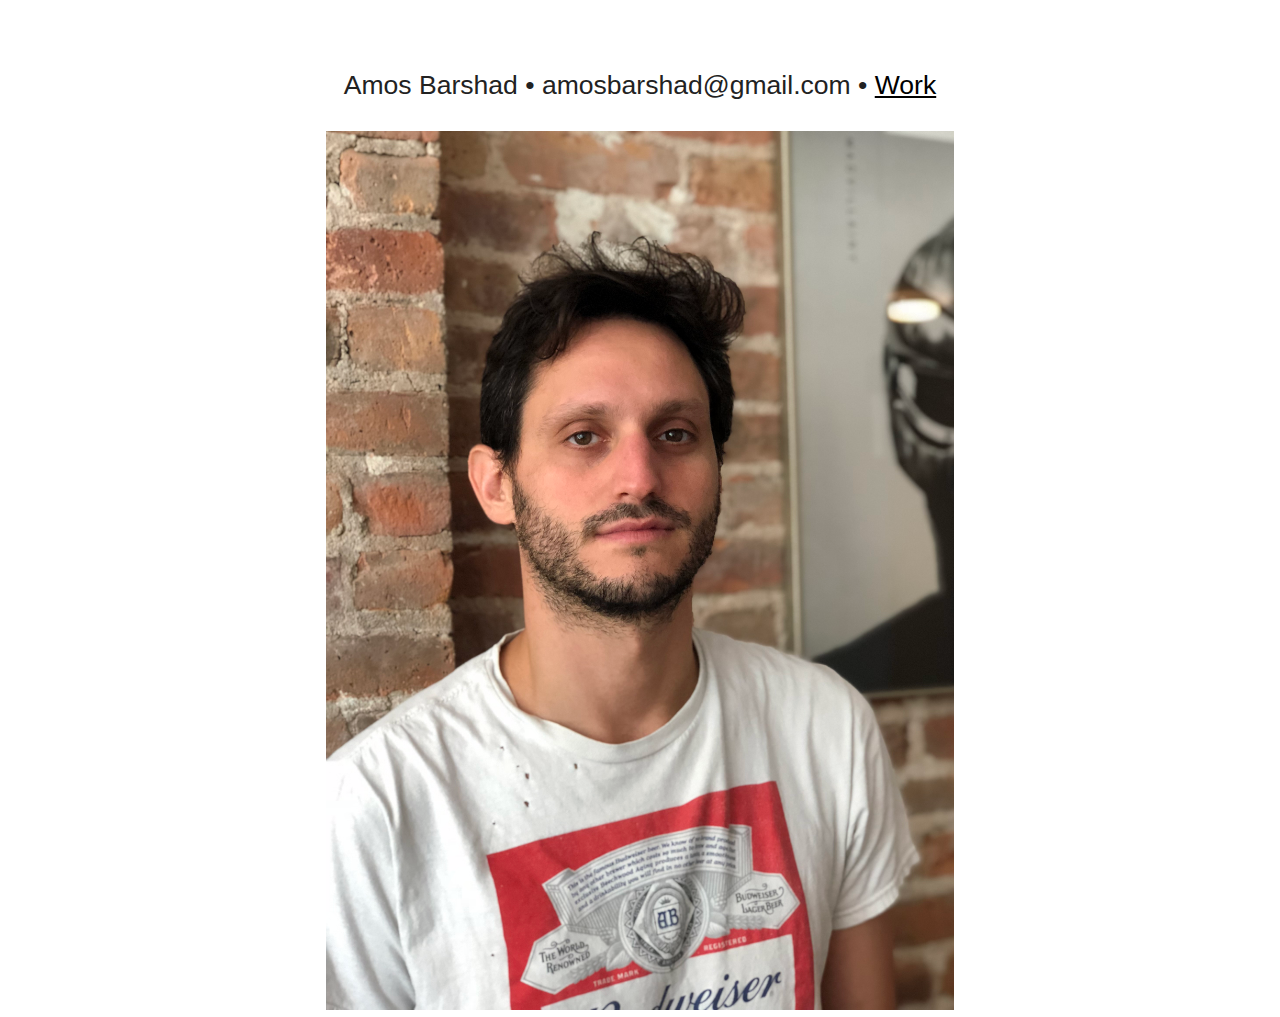
<file: index.html>
<!DOCTYPE html>
<html lang="en">
<head>

  <!-- Basic Page Needs
  –––––––––––––––––––––––––––––––––––––––––––––––––– -->
  <meta charset="utf-8">
  <link href="https://cloud.githubusercontent.com/assets/11153972/12405142/3adf8b64-be0f-11e5-916d-ccfa635c7f05.png" rel="shortcut icon" type="image/x-icon">
  <title>Amos Barshad</title>
  <meta name="description" content="">
  <meta name="author" content="">

  <!-- Mobile Specific Metas
  –––––––––––––––––––––––––––––––––––––––––––––––––– -->
  <meta name="viewport" content="width=device-width, initial-scale=1">

  <!-- FONT
  –––––––––––––––––––––––––––––––––––––––––––––––––– -->
  <link href="//fonts.googleapis.com/css?family=Raleway:400,300,600" rel="stylesheet" type="text/css">

    <!-- CSS
  –––––––––––––––––––––––––––––––––––––––––––––––––– -->
  <link rel="stylesheet" href="css/amos.css">
  <link rel="stylesheet" href="css/normalize.css">
  <link rel="stylesheet" href="css/skeleton.css">
</head>
<body>
  <!-- Primary Page Layout
  –––––––––––––––––––––––––––––––––––––––––––––––––– -->
  <div class="container box" style='margin-top: 2%;'>
    <div class="row">
      <div class="twelve columns" style="margin-top: 2%">
        <!-- <h1 class='amos'>Amos Barshad</h1> -->
      </div>
    </div>
    <div class="row">
      <div class="two columns" style="margin-top: 1%; margin-bottom: 3%;"></div>
      <div class="eight columns" style="margin-top: 2%;">
        <div class="twelve columns">
          <p class='name'>Amos Barshad
            <span> • </span>
            <span>amosbarshad@gmail.com</span>
            <span> • </span>
          <a class='about' href='work.html'>Work</a>
          </p>
      </div>
        <a href='work.html'>
          <img class='bro' src="images/amos-new.png">
        </a>
      </div>
      <div class="two columns" style="margin-bottom: 3%;"></div>
      
    </div>
  </div>
<!-- End Document
  –––––––––––––––––––––––––––––––––––––––––––––––––– -->
</body>
</html>
</file>
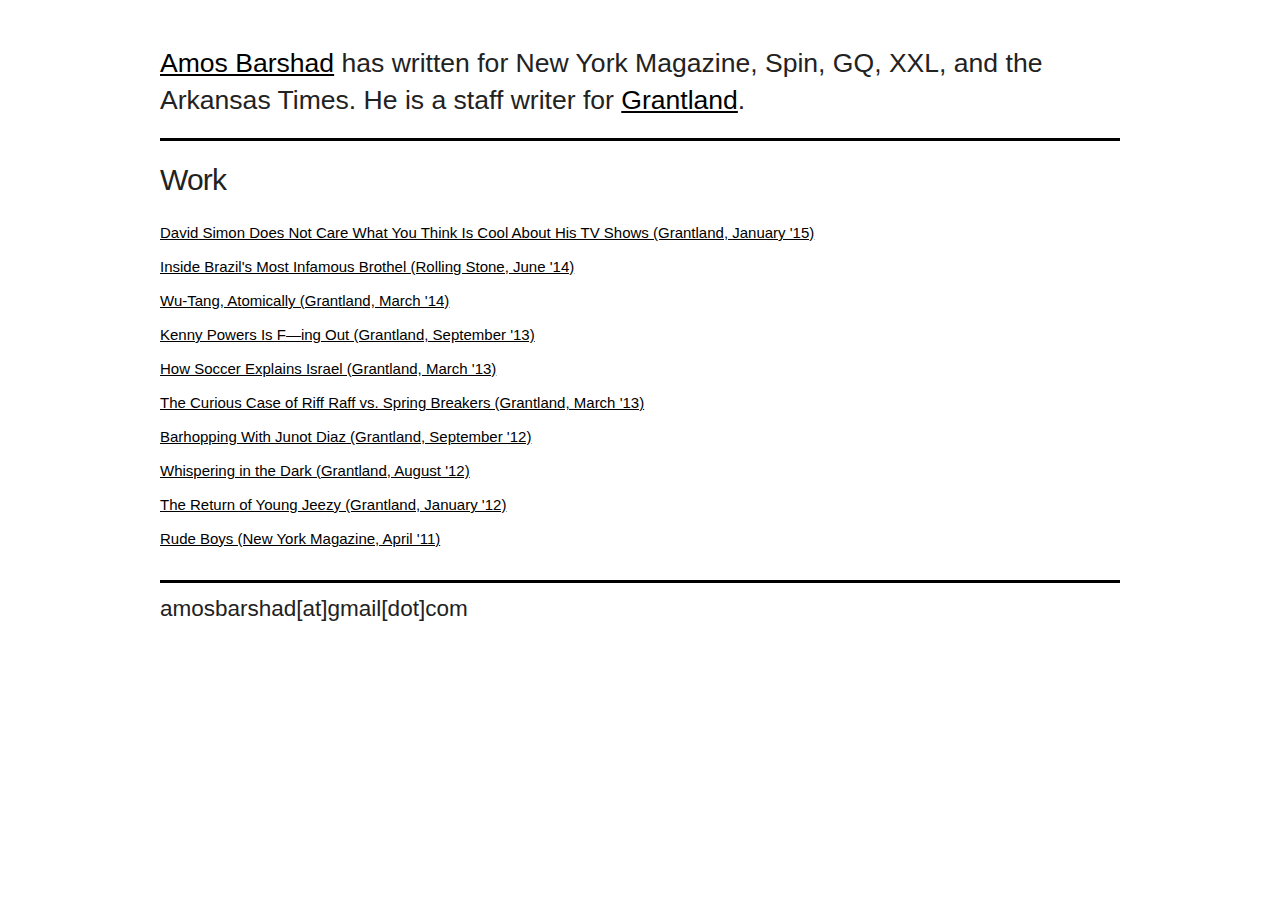
<file: articles.html>
<!DOCTYPE html>
<html lang="en">
<head>

  <!-- Basic Page Needs
  –––––––––––––––––––––––––––––––––––––––––––––––––– -->
  <meta charset="utf-8">
  <meta name="description" content="">
  <meta name="author" content="">

  <!-- Mobile Specific Metas
  –––––––––––––––––––––––––––––––––––––––––––––––––– -->
  <meta name="viewport" content="width=device-width, initial-scale=1">

  <!-- CSS
  –––––––––––––––––––––––––––––––––––––––––––––––––– -->
  <link rel="stylesheet" href="css/amos.css">
  <link rel="stylesheet" href="css/normalize.css">
  <link rel="stylesheet" href="css/skeleton.css">

</head>
<body>

  <!-- Primary Page Layout
  –––––––––––––––––––––––––––––––––––––––––––––––––– -->
  <div class="container" style='margin-top: 2%;'>
    <div class="row">
      <div class="twelve columns border" style="margin-top: 2%">
        <p class='about'><a class='amos' href="index.html">Amos Barshad</a> has written for New York Magazine, Spin, GQ, XXL, and the Arkansas Times. He is a staff writer for <a class='amos' href='http://grantland.com/contributors/amos-barshad/' target='_blank'>Grantland</a>.</p>
      </div>
      <div class="row">
      <div class="twelve columns" style="margin-top: 2%">
        <h4 class='about'>Work</h4>
      </div>
    </div>
    <div class='row'>
      <div class='twelve columns'
        <ul>
          <li>
              <a class="amos" href="http://grantland.com/features/david-simon-show-me-a-hero-hbo-the-wire-treme/" target="_blank">David Simon Does Not Care What You Think Is Cool About His TV Shows (Grantland, January '15)</a>
            </li>
            <li>
              <a class="amos" href="http://www.rollingstone.com/culture/news/the-world-cup-of-dirty-dreams-inside-brazils-most-infamous-brothel-20140626">Inside Brazil's Most Infamous Brothel (Rolling Stone, June '14)</a>
            </li>
           <li>
              <a class="amos" href="http://grantland.com/features/wu-tang-clan-20th-anniversary-reunion-rza-gza-ghostface/" target="_blank">Wu-Tang, Atomically (Grantland, March '14)</a>
            </li>
            <li>
              <a class="amos" href="http://grantland.com/features/on-set-kenny-powers-final-season-eastbound-down/" target="_blank">Kenny Powers Is F—ing Out (Grantland, September '13)</a>
            </li>
            <li>
              <a class="amos" href="http://grantland.com/features/jerusalem-fc-beitar-signed-two-muslim-players-russia-february-stirred-national-controversy/" target="_blank">How Soccer Explains Israel (Grantland, March '13)</a>
            </li>
            <li>
              <a class="amos" href="http://grantland.com/features/harmony-korine-riff-raff-james-franco-making-spring-breakers/" target="_blank">The Curious Case of Riff Raff vs. Spring Breakers (Grantland, March '13)</a>
            </li>
            <li>
              <a class="amos" href="http://grantland.com/features/barhopping-pulitzer-prize-winner-junot-diaz/" target="_blank">Barhopping With Junot Diaz (Grantland, September '12)</a>
            </li>
            <li>
              <a class="amos" href="http://grantland.com/features/barhopping-pulitzer-prize-winner-junot-diaz/" target="_blank">Whispering in the Dark (Grantland, August '12)</a>
            </li>
            <li>
              <a class="amos" href="http://grantland.com/features/barhopping-pulitzer-prize-winner-junot-diaz/" target="_blank">The Return of Young Jeezy (Grantland, January '12)</a>
            </li>
            <li>
              <a class="amos" href="http://nymag.com/arts/popmusic/features/beastie-boys-2011-5/" target="_blank">Rude Boys (New York Magazine, April '11)</a>
            </li>
        </ul>
      </div>
    </div>
    <div class='row'>
      <div class="twelve columns bordertop" style="margin-top: 2%">
        <p class='email'>amosbarshad[at]gmail[dot]com</p>
      </div>
    </div>
  </div>

<!-- End Document
  –––––––––––––––––––––––––––––––––––––––––––––––––– -->
</body>
</html>
</file>
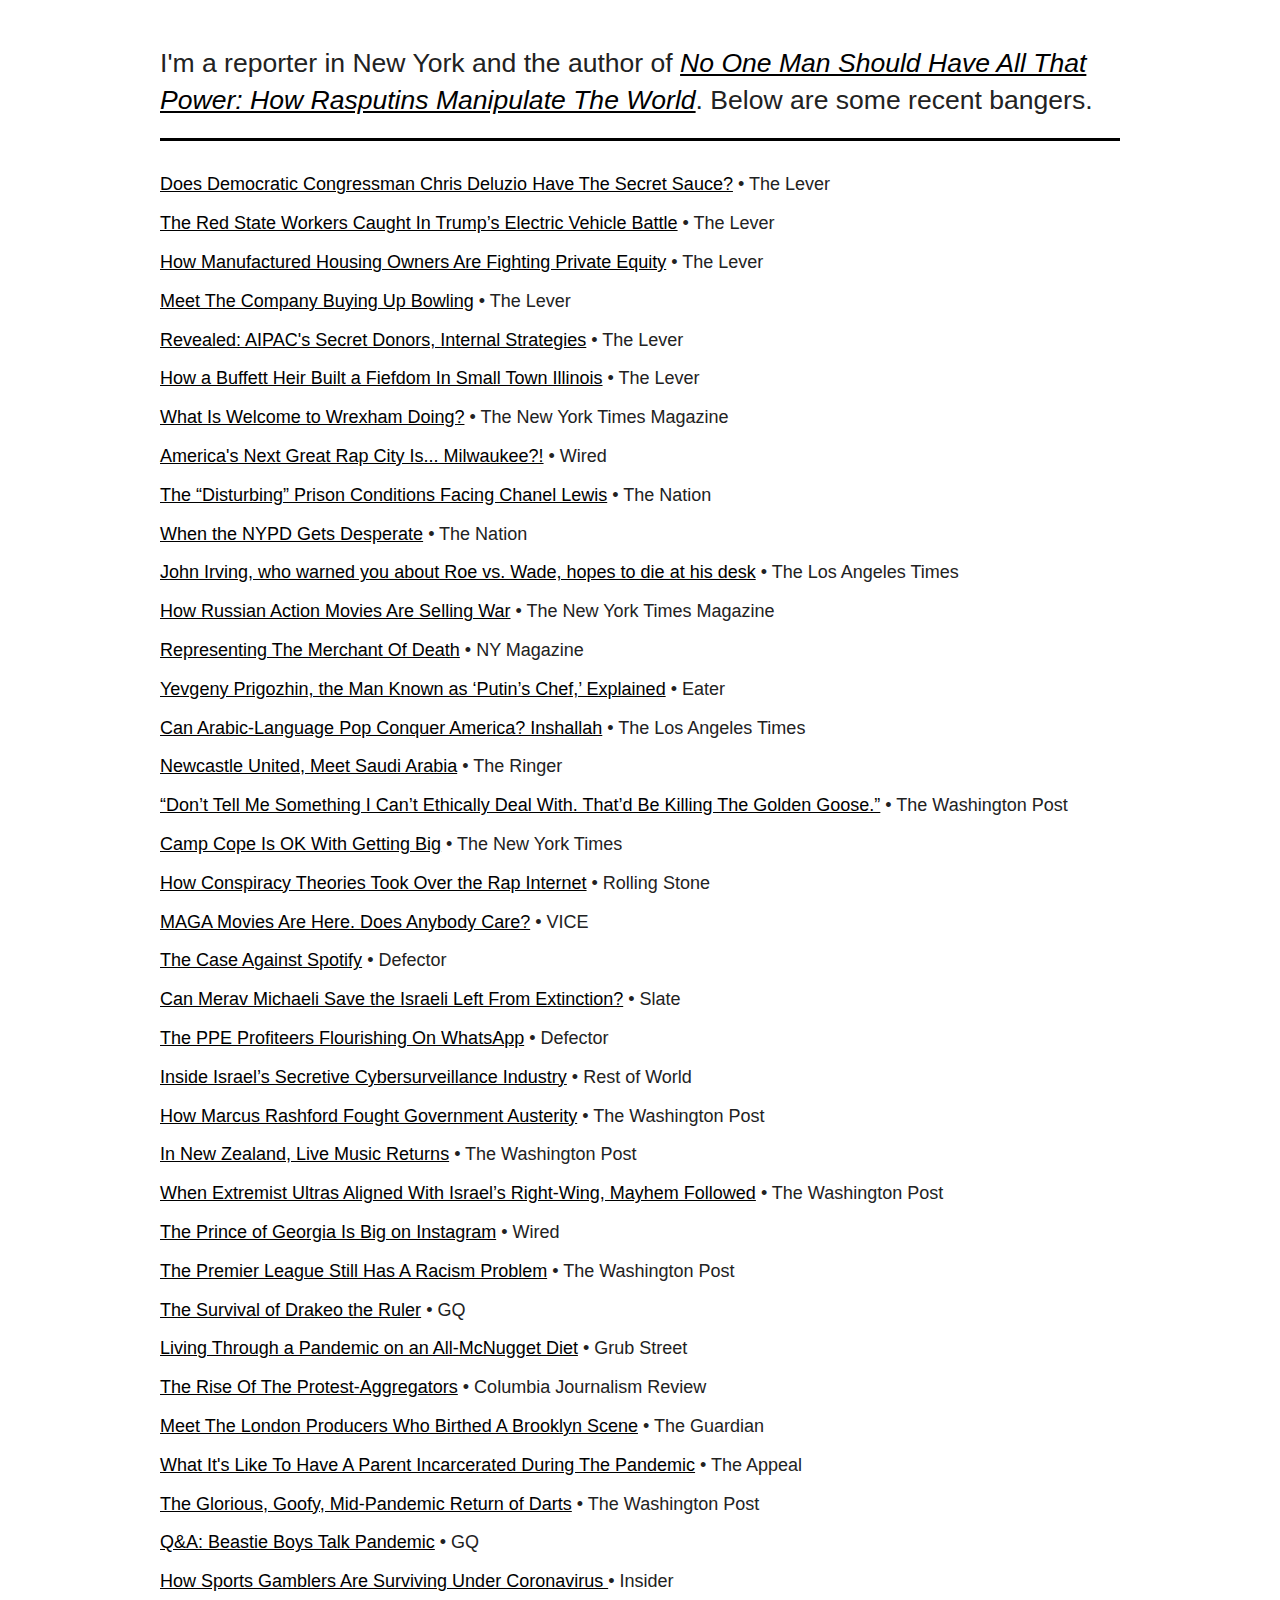
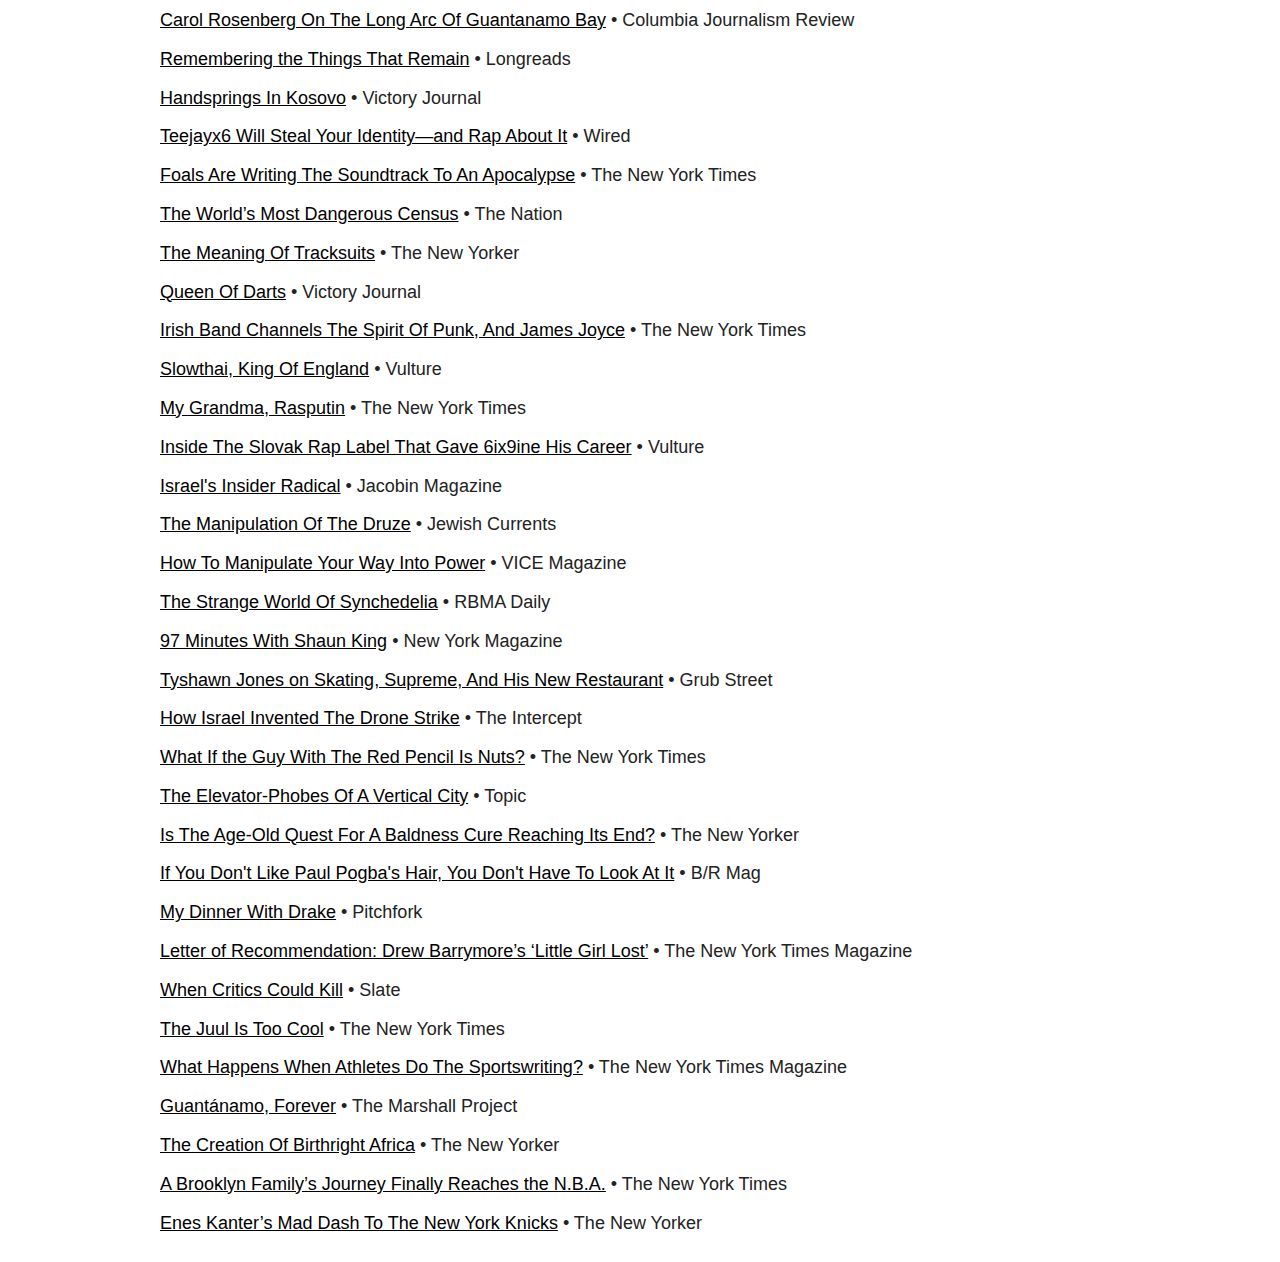
<file: work.html>
<!DOCTYPE html>
<html lang="en">
<head>

  <!-- Basic Page Needs
  –––––––––––––––––––––––––––––––––––––––––––––––––– -->
  <meta charset="utf-8">
  <meta name="description" content="">
  <meta name="author" content="">

  <!-- Mobile Specific Metas
  –––––––––––––––––––––––––––––––––––––––––––––––––– -->
  <meta name="viewport" content="width=device-width, initial-scale=1">

  <!-- CSS
  –––––––––––––––––––––––––––––––––––––––––––––––––– -->
  <link rel="stylesheet" href="css/amos.css">
  <link rel="stylesheet" href="css/normalize.css">
  <link rel="stylesheet" href="css/skeleton.css">

</head>
<body>

  <!-- Primary Page Layout
  –––––––––––––––––––––––––––––––––––––––––––––––––– -->
  <div class="container" style='margin-top: 2%;'>
    <div class="row">
      <div class="twelve columns border" style="margin-top: 2%">
        <p class='about'>I'm a reporter in New York and the author of <i><a href="https://www.indiebound.org/book/9781419735240" target="_blank">No One Man Should Have All That Power: How Rasputins Manipulate The World</a></i>. Below are some recent bangers.</p>
      </div>
    <div class='row'>
      <div class='twelve columns work' style="margin-top: 2%">
        <ul>
          <li>
            <p class="work"><a class="amos" href="https://www.levernews.com/the-democrat-who-defied-the-trump-wave/" target="_blank">Does Democratic Congressman Chris Deluzio Have The Secret Sauce?</a> • The Lever</p>
          </li>
          <li>
            <p class="work"><a class="amos" href="https://www.levernews.com/the-red-state-workers-caught-in-trumps-ev-battle/" target="_blank">The Red State Workers Caught In Trump’s Electric Vehicle Battle</a> • The Lever</p>
          </li>
         <li>
            <p class="work"><a class="amos" href="https://www.levernews.com/the-homeowners-rebellion/" target="_blank">How Manufactured Housing Owners Are Fighting Private Equity</a> • The Lever</p>
          </li>
          <li>
            <p class="work"><a class="amos" href="https://www.levernews.com/meet-the-new-kingpin/" target="_blank">Meet The Company Buying Up Bowling</a> • The Lever</p>
          </li>
         <li>
            <p class="work"><a class="amos" href="https://www.levernews.com/inside-the-israel-lobbys-new-90-million-war-chest/" target="_blank">Revealed: AIPAC's Secret Donors, Internal Strategies</a> • The Lever</p>
          </li>
         <li>
            <p class="work"><a class="amos" href="https://www.levernews.com/american-oligarchy/" target="_blank">How a Buffett Heir Built a Fiefdom In Small Town Illinois</a> • The Lever</p>
          </li>
           <li>
            <p class="work"><a class="amos" href="https://www.nytimes.com/2023/08/16/magazine/welcome-to-wrexham-soccer.html" target="_blank">What Is Welcome to Wrexham Doing?</a> • The New York Times Magazine</p>
          </li>
           <li>
            <p class="work"><a class="amos" href="https://www.wired.com/story/milwaukee-hip-hop-tiktok-youtube/" target="_blank">America's Next Great Rap City Is... Milwaukee?!</a> • Wired</p>
          </li>
           <li>
            <p class="work"><a class="amos" href="https://www.thenation.com/article/society/chanel-lewis-prison-conditions/" target="_blank">The “Disturbing” Prison Conditions Facing Chanel Lewis</a> • The Nation</p>
          </li>
          <li>
            <p class="work"><a class="amos" href="https://www.thenation.com/article/society/chanel-lewis-karina-vetrano-nypd/" target="_blank">When the NYPD Gets Desperate</a> • The Nation</p>
          </li>
           <li>
            <p class="work"><a class="amos" href="https://www.latimes.com/entertainment-arts/books/story/2022-10-17/john-irving-on-getting-covid-warning-us-about-roe-and-wanting-to-die-writing" target="_blank">John Irving, who warned you about Roe vs. Wade, hopes to die at his desk</a> • The Los Angeles Times</p>
          </li>
            <li>
            <p class="work"><a class="amos" href="https://www.nytimes.com/2022/10/12/magazine/russian-action-movies.html" target="_blank">How Russian Action Movies Are Selling War</a> • The New York Times Magazine</p>
          </li>
            <li>
            <p class="work"><a class="amos" href="https://nymag.com/intelligencer/2022/09/the-queens-lawyer-who-could-help-free-brittney-griner.html" target="_blank">Representing The Merchant Of Death</a> • NY Magazine</p>
          </li>
           <li>
            <p class="work"><a class="amos" href="https://www.eater.com/23309160/who-is-putins-chef-yevgeny-prigozhin-sanctions-concord-catering-wagner-group" target="_blank">Yevgeny Prigozhin, the Man Known as ‘Putin’s Chef,’ Explained</a> • Eater</p>
          </li>
           <li>
            <p class="work"><a class="amos" href="https://www.latimes.com/entertainment-arts/music/story/2022-07-25/elyanna-wassim-sal-slaiby-weeknd-arabic-language" target="_blank">Can Arabic-Language Pop Conquer America? Inshallah</a> • The Los Angeles Times</p>
          </li>
            <li>
            <p class="work"><a class="amos" href="https://www.theringer.com/soccer/2022/8/5/23290338/newcastle-united-saudi-takeover-premier-league" target="_blank">Newcastle United, Meet Saudi Arabia</a> • The Ringer</p>
          </li>
         <li>
            <p class="work"><a class="amos" href="https://www.washingtonpost.com/sports/2022/05/10/brittney-griner-russia-ummc-ekaterinburg/" target="_blank">“Don’t Tell Me Something I Can’t Ethically Deal With. That’d Be Killing The Golden Goose.”</a> • The Washington Post</p>
          </li>
           <li>
            <p class="work"><a class="amos" href="https://www.nytimes.com/2022/03/23/arts/music/camp-cope-running-with-the-hurricane.html" target="_blank">Camp Cope Is OK With Getting Big</a> • The New York Times</p>
          </li>
           <li>
            <p class="work"><a class="amos" href="https://www.rollingstone.com/music/music-features/rap-tik-tok-conspiracy-theories-1300081/" target="_blank">How Conspiracy Theories Took Over the Rap Internet</a> • Rolling Stone</p>
          </li>
           <li>
            <p class="work"><a class="amos" href="https://www.vice.com/en/article/akv4ye/the-daily-wire-maga-conservative-movies-are-here-does-anybody-care" target="_blank">MAGA Movies Are Here. Does Anybody Care?</a> • VICE</p>
          </li>
           <li>
            <p class="work"><a class="amos" href="https://defector.com/these-musicians-are-angry-organized-and-coming-for-spotify/" target="_blank">The Case Against Spotify</a> • Defector</p>
          </li>
          <li>
            <p class="work"><a class="amos" href="https://slate.com/news-and-politics/2021/06/merav-michaeli-israel-labor-party.html" target="_blank">Can Merav Michaeli Save the Israeli Left From Extinction?</a> • Slate</p>
          </li>
            <li>
           <li>
            <p class="work"><a class="amos" href="https://defector.com/inside-the-chaotic-quasi-legal-marketplace-for-personal-protective-equipment/" target="_blank">The PPE Profiteers Flourishing On WhatsApp</a> • Defector</p>
          </li>
            <li>
            <p class="work"><a class="amos" href="https://restofworld.org/2021/inside-israels-lucrative-and-secretive-cybersurveillance-talent-pipeline/" target="_blank">Inside Israel’s Secretive Cybersurveillance Industry</a> • Rest of World</p>
          </li>
           <li>
            <p class="work"><a class="amos" href="https://www.washingtonpost.com/sports/2020/11/30/marcus-rashford-uk-hunger/" target="_blank">How Marcus Rashford Fought Government Austerity</a> • The Washington Post</p>
          </li>
           <li>
            <p class="work"><a class="amos" href="https://www.washingtonpost.com/entertainment/music/new-zealand-live-music-concerts-the-beths/2020/10/20/c221ef2a-0f10-11eb-8074-0e943a91bf08_story.html" target="_blank">In New Zealand, Live Music Returns</a> • The Washington Post</p>
          </li>
         <li>
            <p class="work"><a class="amos" href="https://www.washingtonpost.com/sports/2020/10/06/la-familia-beita-jerusalem-israel-netenyahu-protests/" target="_blank">When Extremist Ultras Aligned With Israel’s Right-Wing, Mayhem Followed</a> • The Washington Post</p>
          </li>
         <li>
            <p class="work"><a class="amos" href="https://www.wired.com/story/bera-prince-georgia-instagram/" target="_blank">The Prince of Georgia Is Big on Instagram</a> • Wired</p>
          </li>
          <li>
            <p class="work"><a class="amos" href="https://www.washingtonpost.com/sports/2020/07/30/english-premier-league-racism/" target="_blank">The Premier League Still Has A Racism Problem</a> • The Washington Post</p>
          </li>
          <li>
            <p class="work"><a class="amos" href="https://www.gq.com/story/drakeo-the-ruler-thank-you-for-using-gtl" target="_blank">The Survival of Drakeo the Ruler</a> • GQ</p>
          </li>
          <li>
            <p class="work"><a class="amos" href="https://www.grubstreet.com/2020/07/karl-taro-greenfeld-on-eating-during-pandemics.html" target="_blank">Living Through a Pandemic on an All-McNugget Diet</a> • Grub Street</p>
          </li>
           <li>
            <p class="work"><a class="amos" href="https://www.cjr.org/analysis/instagram-black-lives-matter-protests.php" target="_blank">The Rise Of The Protest-Aggregators</a> • Columbia Journalism Review</p>
          </li>
           <li>
            <p class="work"><a class="amos" href="https://www.theguardian.com/music/2020/jul/01/up-in-smoke-can-uk-drill-producers-maintain-their-us-success-pop-smoke-killing-drake-travis-scott" target="_blank">Meet The London Producers Who Birthed A Brooklyn Scene</a> • The Guardian</p>
          </li>
          <li>
            <p class="work"><a class="amos" href="https://theappeal.org/ebony-underwood-prisons-pandemic/" target="_blank">What It's Like To Have A Parent Incarcerated During The Pandemic</a> • The Appeal</p>
          </li>
          <li>
            <p class="work"><a class="amos" href="https://www.washingtonpost.com/sports/2020/05/22/professional-darts-corporation-home-tour/" target="_blank">The Glorious, Goofy, Mid-Pandemic Return of Darts</a> • The Washington Post</p>
          </li>
          <li>
           <li>
            <p class="work"><a class="amos" href="https://www.gq.com/story/beastie-boys-story-interview" target="_blank">Q&A: Beastie Boys Talk Pandemic</a> • GQ</p>
          </li>
          <li>
            <p class="work"><a class="amos" href="https://www.insider.com/sports-william-hill-gambling-sumo-tennis-horse-racing-football-coronavirus-2020-3" target="_blank">How Sports Gamblers Are Surviving Under Coronavirus </a> • Insider</p>
          </li>
          <li>
            <p class="work"><a class="amos" href="https://www.cjr.org/special_report/carol-rosenberg-gtmo-nytimes.php" target="_blank">Carol Rosenberg On The Long Arc Of Guantanamo Bay</a> • Columbia Journalism Review</p>
          </li>
         <li>
        <li>
            <p class="work"><a class="amos" href="https://longreads.com/2020/01/29/remembering-the-things-that-remain/" target="_blank">Remembering the Things That Remain</a> • Longreads</p>
          </li>
         <li>
            <p class="work"><a class="amos" href="https://victoryjournal.com/stories/national-pride/" target="_blank">Handsprings In Kosovo</a> • Victory Journal</p>
          </li>
            <li>
            <p class="work"><a class="amos" href="https://www.wired.com/story/teejayx6-scam-rap/" target="_blank">Teejayx6 Will Steal Your Identity—and Rap About It</a> • Wired</p>
          </li>
          <li>
            <p class="work"><a class="amos" href="https://www.nytimes.com/2019/10/22/arts/music/foals-interview.html" target="_blank">Foals Are Writing The Soundtrack To An Apocalypse</a> • The New York Times</p>
          </li>
          <li>
            <p class="work"><a class="amos" href="https://www.thenation.com/article/lebanon-census/" target="_blank">The World’s Most Dangerous Census</a> • The Nation</p>
          </li>
         <li>
            <p class="work"><a class="amos" href="https://www.newyorker.com/culture/annals-of-inquiry/the-meaning-of-tracksuits" target="_blank">The Meaning Of Tracksuits</a> • The New Yorker</p>
          </li>
          <li>
            <p class="work"><a class="amos" href="https://victoryjournal.com/stories/queen-of-darts/" target="_blank">Queen Of Darts</a> • Victory Journal</p>
          </li>
           <li>
            <p class="work"><a class="amos" href="https://www.nytimes.com/2019/07/31/arts/music/fontaines-dc.html" target="_blank">Irish Band Channels The Spirit Of Punk, And James Joyce</a> • The New York Times</p>
          </li>
         <li>
          <p class="work"><a class="amos" href="https://www.vulture.com/2019/06/slowthai-profile-meet-the-new-face-of-british-punk.html" target="_blank">Slowthai, King Of England</a> • Vulture</p>
        </li>
         <li>
          <p class="work"><a class="amos" href="https://www.nytimes.com/2019/04/27/opinion/sunday/my-grandma-rasputin.html" target="_blank">My Grandma, Rasputin</a> • The New York Times</p>
        </li>
         <li>
          <p class="work"><a class="amos" href="https://www.vulture.com/2019/04/the-making-and-unmaking-of-tekashi69.html" target="_blank">Inside The Slovak Rap Label That Gave 6ix9ine His Career</a> • Vulture</p>
        </li>
        <li>
          <p class="work"><a class="amos" href="https://jacobinmag.com/2019/04/haneen-zoabi-knesset-israeli-elections" target="_blank">Israel's Insider Radical</a> • Jacobin Magazine</p>
        </li>
         <li>
          <p class="work"><a class="amos" href="https://jewishcurrents.org/the-manipulation-of-a-minority/" target="_blank">The Manipulation Of The Druze</a> • Jewish Currents</p>
        </li>
         <li>
          <p class="work"><a class="amos" href="https://www.vice.com/en_uk/article/xwb7qw/how-to-manipulate-your-way-into-power-in-four-complicated-steps-v26n1" target="_blank">How To Manipulate Your Way Into Power</a> • VICE Magazine</p>
        </li>
         <li>
          <p class="work"><a class="amos" href="http://daily.redbullmusicacademy.com/2019/03/synchedelia-feature" target="_blank">The Strange World Of Synchedelia</a> • RBMA Daily</p>
        </li>
        <li>
          <p class="work"><a class="amos" href="http://nymag.com/intelligencer/2019/01/shaun-king-the-north-star-newspaper.html" target="_blank">97 Minutes With Shaun King</a> • New York Magazine</p>
        </li>
       <li>
          <p class="work"><a class="amos" href="http://www.grubstreet.com/2018/11/tyshawn-jones-supreme-new-restaurant.html" target="_blank">Tyshawn Jones on Skating, Supreme, And His New Restaurant</a> • Grub Street</p>
        </li>
          <li>
          <p class="work"><a class="amos" href="https://theintercept.com/2018/10/07/israel-palestine-us-drone-strikes/" target="_blank">How Israel Invented The Drone Strike</a> • The Intercept</p>
        </li>
         <li>
          <p class="work"><a class="amos" href="https://www.nytimes.com/2018/09/20/theater/lifespan-of-a-fact-daniel-radcliffe-broadway.html" target="_blank">What If the Guy With The Red Pencil Is Nuts?</a> • The New York Times</p>
        </li>
        <li>
          <p class="work"><a class="amos" href="https://www.topic.com/the-elevator-phobes-of-a-vertical-city" target="_blank">The Elevator-Phobes Of A Vertical City</a> • Topic</p>
        </li>
          <li>
          <p class="work"><a class="amos" href="https://www.newyorker.com/news/news-desk/is-the-age-old-quest-for-a-baldness-cure-reaching-its-end" target="_blank">Is The Age-Old Quest For A Baldness Cure Reaching Its End?</a> • The New Yorker</p>
        </li>
       <li>
          <p class="work"><a class="amos" href="http://mag.bleacherreport.com/paul-pogba-france-world-cup-2018-larger-than-life/" target="_blank">If You Don't Like Paul Pogba's Hair, You Don't Have To Look At It</a> • B/R Mag</p>
        </li>
       <li>
          <p class="work"><a class="amos" href="https://pitchfork.com/features/oped/my-dinner-with-drake/" target="_blank">My Dinner With Drake</a> • Pitchfork</p>
        </li>
        <li>
         <p class="work"><a class="amos" href="https://www.nytimes.com/2018/05/15/magazine/letter-of-recommendation-drew-barrymores-little-girl-lost.html" target="_blank">Letter of Recommendation: Drew Barrymore’s ‘Little Girl Lost’</a> • The New York Times Magazine</p>
        </li>
         <li>
          <p class="work"><a class="amos" href="https://slate.com/culture/2018/05/when-a-negative-pitchfork-review-could-end-a-career.html" target="_blank">When Critics Could Kill</a> • Slate</p>
        </li>
         <li>
          <p class="work"><a class="amos" href="https://www.nytimes.com/2018/04/07/style/the-juul-is-too-cool.html" target="_blank">The Juul Is Too Cool</a> • The New York Times</p>
        </li>
         <li>
          <p class="work"><a class="amos" href="https://www.nytimes.com/2018/02/21/magazine/what-happens-when-athletes-do-the-sportswriting.html" target="_blank">What Happens When Athletes Do The Sportswriting?</a> • The New York Times Magazine</p>
        </li>
         <li>
          <p class="work"><a class="amos" href="https://www.themarshallproject.org/2018/02/28/guantanamo-forever" target="_blank">Guantánamo, Forever</a> • The Marshall Project</p>
        </li>
        <li>
         <p class="work"><a class="amos" href="https://www.newyorker.com/magazine/2018/02/12/roots" target="_blank">The Creation Of Birthright Africa</a> • The New Yorker</p>
        </li>
         <li>
          <p class="work"><a class="amos" href="https://www.nytimes.com/2018/01/27/sports/basketball/thunder-dakari-johnson.html" target="_blank">A Brooklyn Family’s Journey Finally Reaches the N.B.A.</a> • The New York Times</p>
        </li>
         <li>
          <p class="work"><a class="amos" href="https://www.newyorker.com/magazine/2018/01/01/enes-kanters-mad-dash-to-the-new-york-knicks" target="_blank">Enes Kanter’s Mad Dash To The New York Knicks</a> • The New Yorker</p>
          </li>
        </ul>
      </div>
    </div>
    <div class='row'>
    </div>
  </div>

<!-- End Document
  –––––––––––––––––––––––––––––––––––––––––––––––––– -->
</body>
</html>
</file>
<file: css/amos.css>
/* Typography
–––––––––––––––––––––––––––––––––––––––––––––––––– */
h1.amos {
  font-family: Futura;
  text-align: center;
}

h3.about {
  font-family: Futura;
  text-align: left;
}

img.bro {
  max-width: 100%;
  vertical-align: center;
}

.box {
/*  border-top: 7px solid #000;
  border-bottom: 7px solid #000;*/
}

.border {
  border-bottom: 3px solid #000;
}

.bordertop {
  border-top: 3px solid #000;
}

p.work {
  font-size: 1.2em;
  margin-top: 10px;
  margin-bottom: 0px;
}

p.about {
  line-height: 1.4;
  margin-bottom: 2%;
  font-size: 1.77em;
}

p.about a {
  text-decoration: underline;
}

p.about a:hover {
  color: #cd251f;
}

p.about a:active {
  color: #000;
}

p.email {
  font-size: 1.5em;
  line-height: 1.3;
  margin-top: 0.5em;
  margin-bottom: 1.0em;
}

p.name {
  font-size: 1.77em;
  text-align: center;
}

a.about {
  text-decoration: underline;
  color: #000;
}

a.about:active {
  color: #000;
}

a.about:hover {
  color: #cd251f;
}

a.amos {
  color: #000;
}

a.amos:active {
  color: #000;
}

a.amos:hover {
  color: #cd251f;
}

li {
  list-style: none;
}


@media only screen and (max-width: 414px) {
    
    p.name {
      font-size: 14px;
    }

    p.about {
      font-size: 16px;
      margin-bottom: 20px;
    }

    p.work {
      font-size: 14px;
    }
}
</file>
<file: css/skeleton.css>
/*
* Skeleton V2.0.4
* Copyright 2014, Dave Gamache
* www.getskeleton.com
* Free to use under the MIT license.
* http://www.opensource.org/licenses/mit-license.php
* 12/29/2014
*/


/* Table of contents
––––––––––––––––––––––––––––––––––––––––––––––––––
- Grid
- Base Styles
- Typography
- Links
- Buttons
- Forms
- Lists
- Code
- Tables
- Spacing
- Utilities
- Clearing
- Media Queries
*/


/* Grid
–––––––––––––––––––––––––––––––––––––––––––––––––– */
.container {
  position: relative;
  width: 100%;
  max-width: 960px;
  margin: 0 auto;
  padding: 0 20px;
  box-sizing: border-box; }
.column,
.columns {
  width: 100%;
  float: left;
  box-sizing: border-box; }

/* For devices larger than 400px */
@media (min-width: 400px) {
  .container {
    width: 85%;
    padding: 0; }
}

/* For devices larger than 550px */
@media (min-width: 550px) {
  .container {
    width: 80%; }
  .column,
  .columns {
    margin-left: 4%; }
  .column:first-child,
  .columns:first-child {
    margin-left: 0; }

  .one.column,
  .one.columns                    { width: 4.66666666667%; }
  .two.columns                    { width: 13.3333333333%; }
  .three.columns                  { width: 22%;            }
  .four.columns                   { width: 30.6666666667%; }
  .five.columns                   { width: 39.3333333333%; }
  .six.columns                    { width: 48%;            }
  .seven.columns                  { width: 56.6666666667%; }
  .eight.columns                  { width: 65.3333333333%; }
  .nine.columns                   { width: 74.0%;          }
  .ten.columns                    { width: 82.6666666667%; }
  .eleven.columns                 { width: 91.3333333333%; }
  .twelve.columns                 { width: 100%; margin-left: 0; }

  .one-third.column               { width: 30.6666666667%; }
  .two-thirds.column              { width: 65.3333333333%; }

  .one-half.column                { width: 48%; }

  /* Offsets */
  .offset-by-one.column,
  .offset-by-one.columns          { margin-left: 8.66666666667%; }
  .offset-by-two.column,
  .offset-by-two.columns          { margin-left: 17.3333333333%; }
  .offset-by-three.column,
  .offset-by-three.columns        { margin-left: 26%;            }
  .offset-by-four.column,
  .offset-by-four.columns         { margin-left: 34.6666666667%; }
  .offset-by-five.column,
  .offset-by-five.columns         { margin-left: 43.3333333333%; }
  .offset-by-six.column,
  .offset-by-six.columns          { margin-left: 52%;            }
  .offset-by-seven.column,
  .offset-by-seven.columns        { margin-left: 60.6666666667%; }
  .offset-by-eight.column,
  .offset-by-eight.columns        { margin-left: 69.3333333333%; }
  .offset-by-nine.column,
  .offset-by-nine.columns         { margin-left: 78.0%;          }
  .offset-by-ten.column,
  .offset-by-ten.columns          { margin-left: 86.6666666667%; }
  .offset-by-eleven.column,
  .offset-by-eleven.columns       { margin-left: 95.3333333333%; }

  .offset-by-one-third.column,
  .offset-by-one-third.columns    { margin-left: 34.6666666667%; }
  .offset-by-two-thirds.column,
  .offset-by-two-thirds.columns   { margin-left: 69.3333333333%; }

  .offset-by-one-half.column,
  .offset-by-one-half.columns     { margin-left: 52%; }

}


/* Base Styles
–––––––––––––––––––––––––––––––––––––––––––––––––– */
/* NOTE
html is set to 62.5% so that all the REM measurements throughout Skeleton
are based on 10px sizing. So basically 1.5rem = 15px :) */
html {
  font-size: 62.5%; }
body {
  font-size: 1.5em; /* currently ems cause chrome bug misinterpreting rems on body element */
  line-height: 1.6;
  font-weight: 400;
  font-family: "Futura", "HelveticaNeue", "Helvetica Neue", Helvetica, Arial, sans-serif;
  color: #222; }


/* Typography
–––––––––––––––––––––––––––––––––––––––––––––––––– */
h1, h2, h3, h4, h5, h6 {
  margin-top: 0;
  margin-bottom: 2rem;
  font-weight: 300; }
h1 { font-size: 4.0rem; line-height: 1.2;  letter-spacing: -.1rem;}
h2 { font-size: 3.6rem; line-height: 1.25; letter-spacing: -.1rem; }
h3 { font-size: 3.0rem; line-height: 1.3;  letter-spacing: -.1rem; }
h4 { font-size: 2.4rem; line-height: 1.35; letter-spacing: -.08rem; }
h5 { font-size: 1.8rem; line-height: 1.5;  letter-spacing: -.05rem; }
h6 { font-size: 1.5rem; line-height: 1.6;  letter-spacing: 0; }

/* Larger than phablet */
@media (min-width: 550px) {
  h1 { font-size: 5.0rem; }
  h2 { font-size: 4.2rem; }
  h3 { font-size: 3.6rem; }
  h4 { font-size: 3.0rem; }
  h5 { font-size: 2.4rem; }
  h6 { font-size: 1.5rem; }
}

p {
  margin-top: 0; }


/* Links
–––––––––––––––––––––––––––––––––––––––––––––––––– */
a {
  color: #000; }
a:hover {
  color: #222; }


/* Buttons
–––––––––––––––––––––––––––––––––––––––––––––––––– */
.button,
button,
input[type="submit"],
input[type="reset"],
input[type="button"] {
  display: inline-block;
  height: 38px;
  padding: 0 30px;
  color: #555;
  text-align: center;
  font-size: 11px;
  font-weight: 600;
  line-height: 38px;
  letter-spacing: .1rem;
  text-transform: uppercase;
  text-decoration: none;
  white-space: nowrap;
  background-color: transparent;
  border-radius: 4px;
  border: 1px solid #bbb;
  cursor: pointer;
  box-sizing: border-box; }
.button:hover,
button:hover,
input[type="submit"]:hover,
input[type="reset"]:hover,
input[type="button"]:hover,
.button:focus,
button:focus,
input[type="submit"]:focus,
input[type="reset"]:focus,
input[type="button"]:focus {
  color: #333;
  border-color: #888;
  outline: 0; }
.button.button-primary,
button.button-primary,
input[type="submit"].button-primary,
input[type="reset"].button-primary,
input[type="button"].button-primary {
  color: #FFF;
  background-color: #33C3F0;
  border-color: #33C3F0; }
.button.button-primary:hover,
button.button-primary:hover,
input[type="submit"].button-primary:hover,
input[type="reset"].button-primary:hover,
input[type="button"].button-primary:hover,
.button.button-primary:focus,
button.button-primary:focus,
input[type="submit"].button-primary:focus,
input[type="reset"].button-primary:focus,
input[type="button"].button-primary:focus {
  color: #FFF;
  background-color: #1EAEDB;
  border-color: #1EAEDB; }


/* Forms
–––––––––––––––––––––––––––––––––––––––––––––––––– */
input[type="email"],
input[type="number"],
input[type="search"],
input[type="text"],
input[type="tel"],
input[type="url"],
input[type="password"],
textarea,
select {
  height: 38px;
  padding: 6px 10px; /* The 6px vertically centers text on FF, ignored by Webkit */
  background-color: #fff;
  border: 1px solid #D1D1D1;
  border-radius: 4px;
  box-shadow: none;
  box-sizing: border-box; }
/* Removes awkward default styles on some inputs for iOS */
input[type="email"],
input[type="number"],
input[type="search"],
input[type="text"],
input[type="tel"],
input[type="url"],
input[type="password"],
textarea {
  -webkit-appearance: none;
     -moz-appearance: none;
          appearance: none; }
textarea {
  min-height: 65px;
  padding-top: 6px;
  padding-bottom: 6px; }
input[type="email"]:focus,
input[type="number"]:focus,
input[type="search"]:focus,
input[type="text"]:focus,
input[type="tel"]:focus,
input[type="url"]:focus,
input[type="password"]:focus,
textarea:focus,
select:focus {
  border: 1px solid #33C3F0;
  outline: 0; }
label,
legend {
  display: block;
  margin-bottom: .5rem;
  font-weight: 600; }
fieldset {
  padding: 0;
  border-width: 0; }
input[type="checkbox"],
input[type="radio"] {
  display: inline; }
label > .label-body {
  display: inline-block;
  margin-left: .5rem;
  font-weight: normal; }


/* Lists
–––––––––––––––––––––––––––––––––––––––––––––––––– */
ul {
  list-style: circle inside; }
ol {
  list-style: decimal inside; }
ol, ul {
  padding-left: 0;
  margin-top: 0; }
ul ul,
ul ol,
ol ol,
ol ul {
  margin: 1.5rem 0 1.5rem 3rem;
  font-size: 90%; }
li {
  margin-bottom: 1rem; }


/* Code
–––––––––––––––––––––––––––––––––––––––––––––––––– */
code {
  padding: .2rem .5rem;
  margin: 0 .2rem;
  font-size: 90%;
  white-space: nowrap;
  background: #F1F1F1;
  border: 1px solid #E1E1E1;
  border-radius: 4px; }
pre > code {
  display: block;
  padding: 1rem 1.5rem;
  white-space: pre; }


/* Tables
–––––––––––––––––––––––––––––––––––––––––––––––––– */
th,
td {
  padding: 12px 15px;
  text-align: left;
  border-bottom: 1px solid #E1E1E1; }
th:first-child,
td:first-child {
  padding-left: 0; }
th:last-child,
td:last-child {
  padding-right: 0; }


/* Spacing
–––––––––––––––––––––––––––––––––––––––––––––––––– */
button,
.button {
  margin-bottom: 1rem; }
input,
textarea,
select,
fieldset {
  margin-bottom: 1.5rem; }
pre,
blockquote,
dl,
figure,
table,
p,
ul,
ol,
form {
  margin-bottom: 2.5rem; }


/* Utilities
–––––––––––––––––––––––––––––––––––––––––––––––––– */
.u-full-width {
  width: 100%;
  box-sizing: border-box; }
.u-max-full-width {
  max-width: 100%;
  box-sizing: border-box; }
.u-pull-right {
  float: right; }
.u-pull-left {
  float: left; }


/* Misc
–––––––––––––––––––––––––––––––––––––––––––––––––– */
hr {
  margin-top: 3rem;
  margin-bottom: 3.5rem;
  border-width: 0;
  border-top: 1px solid #E1E1E1; }


/* Clearing
–––––––––––––––––––––––––––––––––––––––––––––––––– */

/* Self Clearing Goodness */
.container:after,
.row:after,
.u-cf {
  content: "";
  display: table;
  clear: both; }


/* Media Queries
–––––––––––––––––––––––––––––––––––––––––––––––––– */
/*
Note: The best way to structure the use of media queries is to create the queries
near the relevant code. For example, if you wanted to change the styles for buttons
on small devices, paste the mobile query code up in the buttons section and style it
there.
*/


/* Larger than mobile */
@media (min-width: 400px) {}

/* Larger than phablet (also point when grid becomes active) */
@media (min-width: 550px) {}

/* Larger than tablet */
@media (min-width: 750px) {}

/* Larger than desktop */
@media (min-width: 1000px) {}

/* Larger than Desktop HD */
@media (min-width: 1200px) {}
</file>
